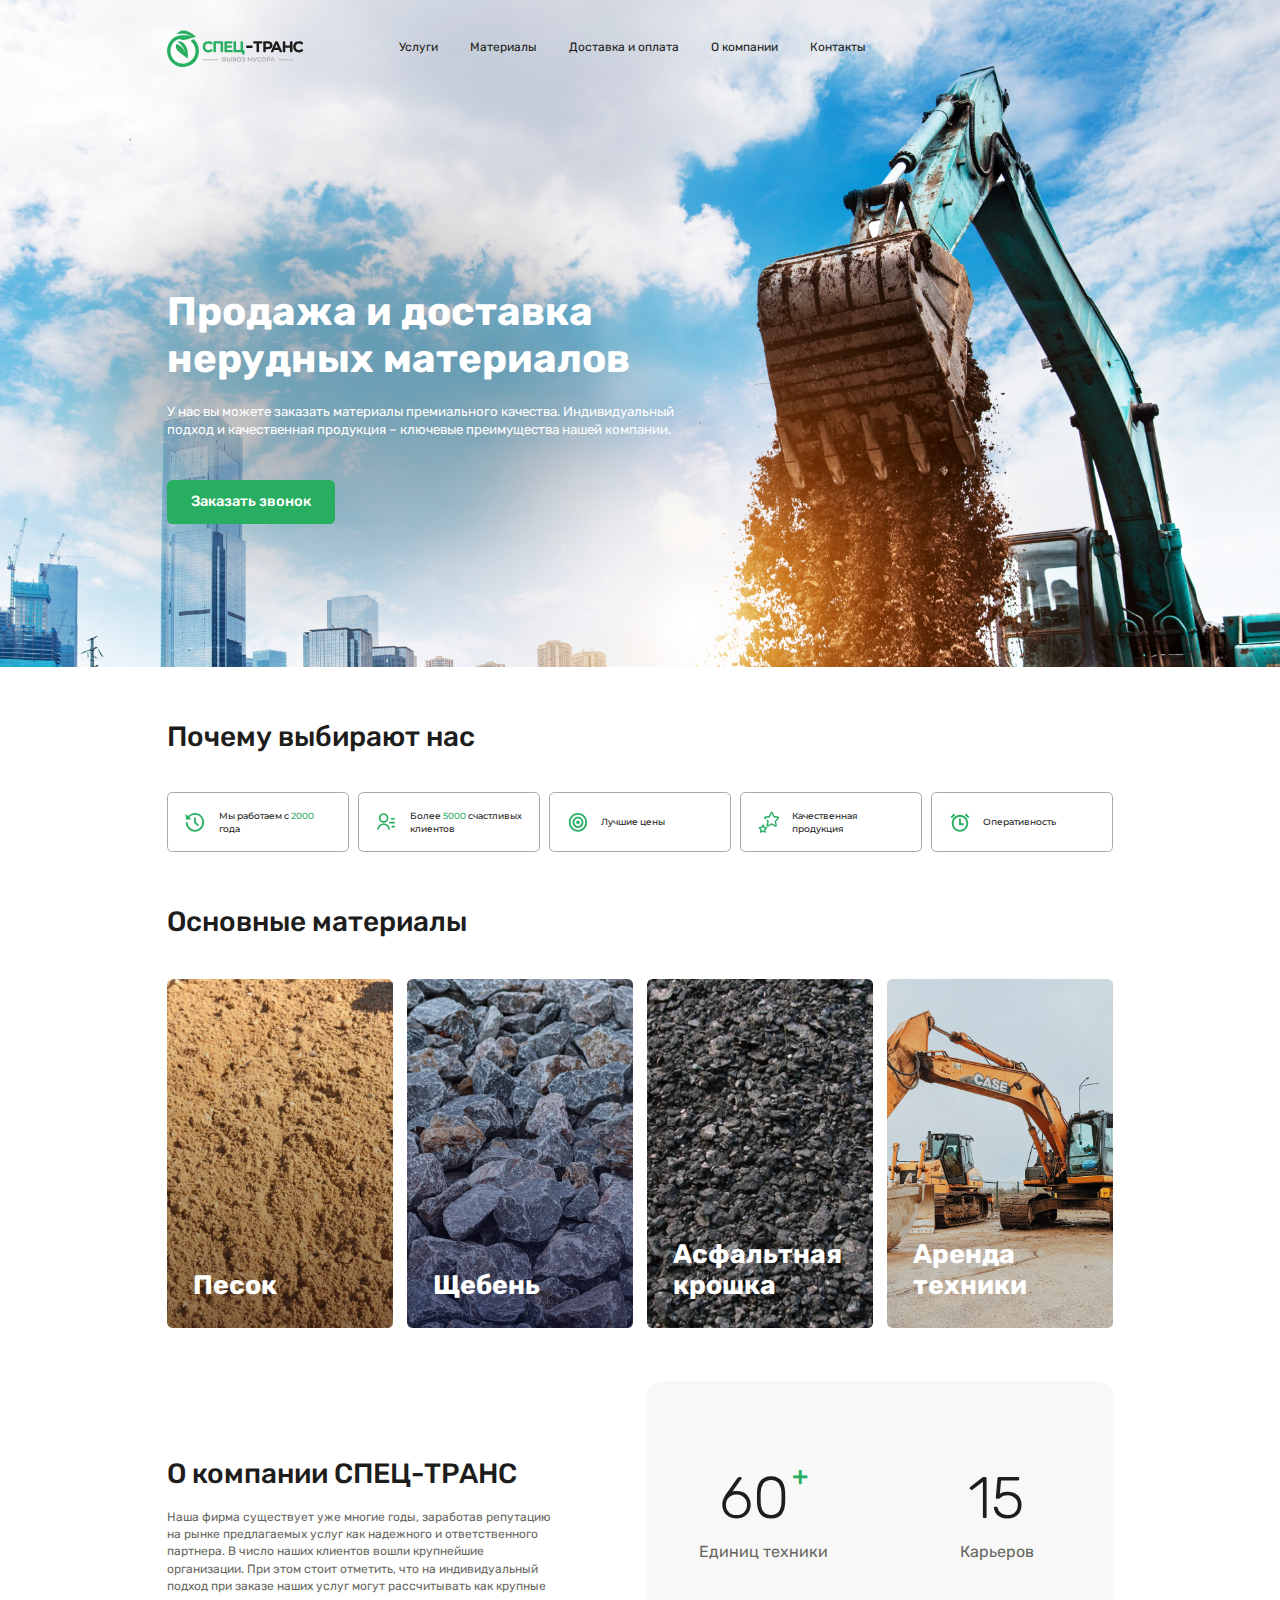
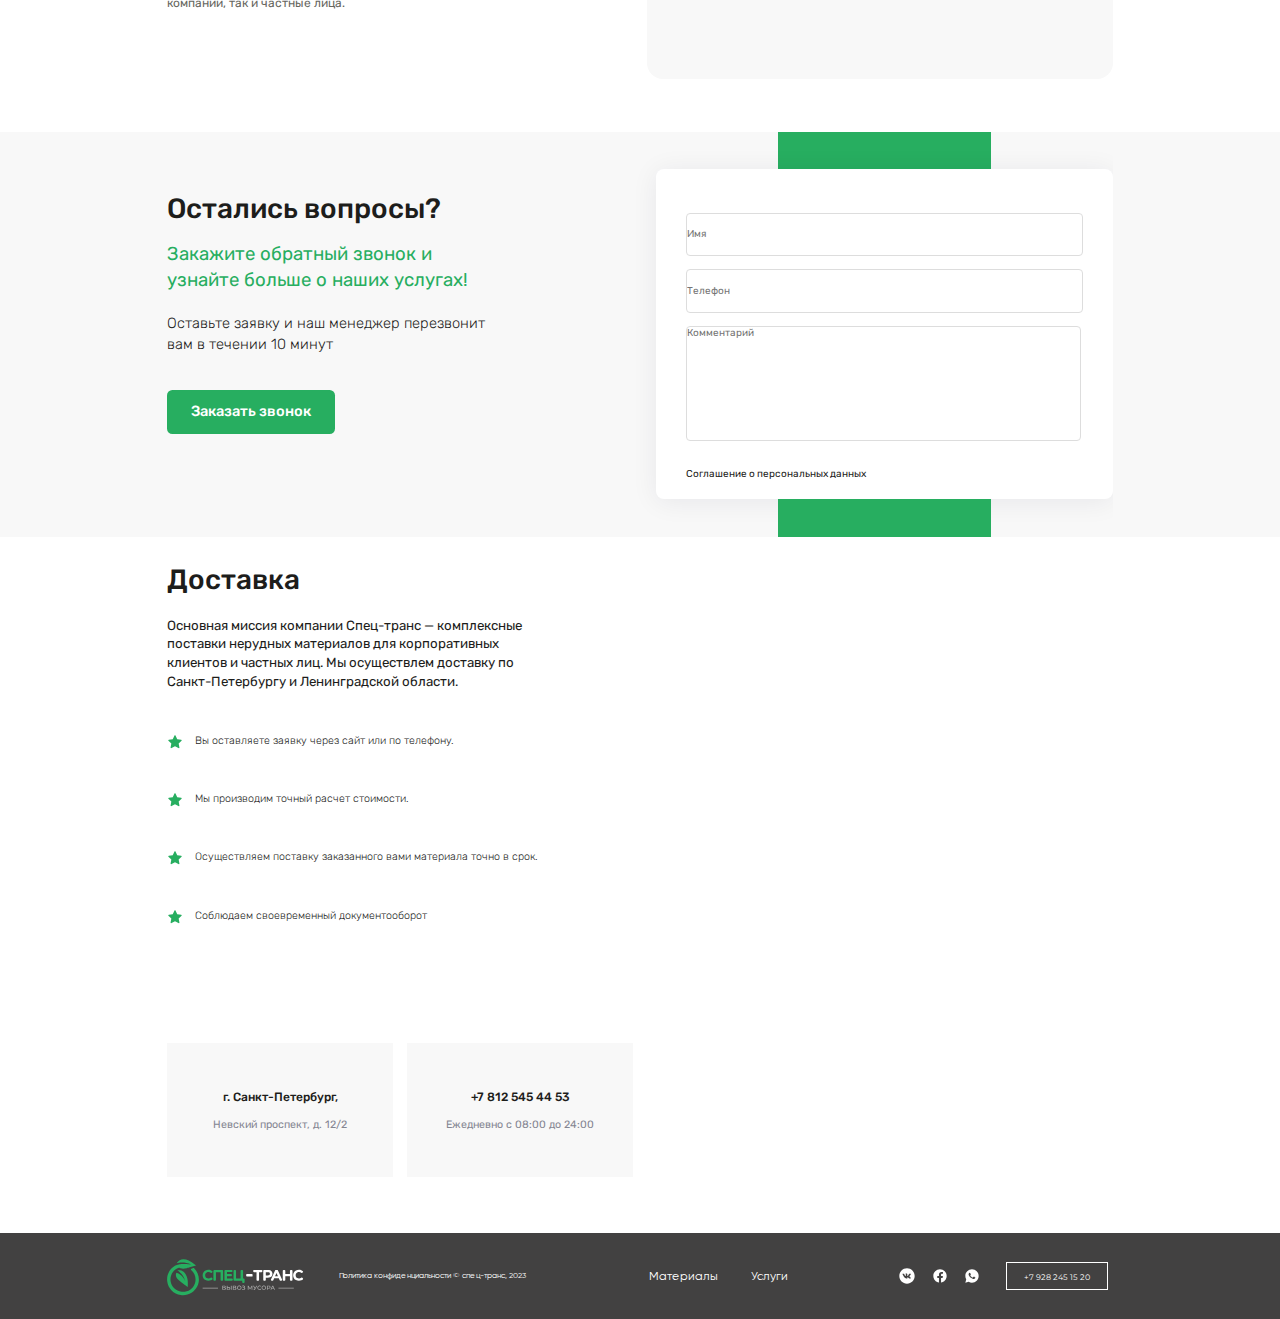
<file: index.html>
<!DOCTYPE html>
<html lang="en">

<head>
	<meta charset="UTF-8">
	<meta http-equiv="X-UA-Compatible" content="IE=edge">
	<meta name="viewport" content="width=device-width, initial-scale=1.0">
	<title>СПЕЦ-ТРАНС - Продажа и доставка нерудных материалов</title>
	<link rel="icon" href="/img/svg/title-logo.svg" type="image/svg+xml">
	<link rel="stylesheet" href="/css/index.css">
</head>

<body>
	<header class="header header_intro">
		<div class="container">
			<nav class="header__nav">
				<a href="#" class="header__logo">
					<img class="header__logo" src="img/svg/header-logo.svg" alt="СПЕЦ-ТРАНС">
				</a>
				<div class="header__button mobile">
					<span></span>
					<span></span>
					<span></span>
				</div>
				<div class="header__list">
					<a href="#" class="header__item">Услуги</a>
					<a href="#" class="header__item">Материалы</a>
					<a href="#" class="header__item">Доставка и оплата</a>
					<a href="#" class="header__item">О компании</a>
					<a href="#" class="header__item">Контакты</a>
				</div>
			</nav>
		</div>
	</header>
	<main class="main">
		<section class="intro">
			<div class="container container_intro">
				<h1 class="intro__title">Продажа и доставка нерудных материалов</h1>
				<h2 class="intro__subtitle">У нас вы можете заказать материалы премиального качества.
					Индивидуальный подход и качественная продукция – ключевые преимущества
					нашей компании.
				</h2>
				<a href="#" class="button">Заказать звонок</a>
			</div>
		</section>
		<section class="benefits">
			<div class="container">
				<h2 class="benefits__title">Почему выбирают нас</h2>
				<ul class="benefits__list">
					<li class="benefits__item">
						<div class="benefits__text">Мы работаем с <span class="green">2000</span> года</div>
					</li>
					<li class="benefits__item">
						<div class="benefits__text">Более <span class="green">5000</span> счастливых клиентов</div>
					</li>
					<li class="benefits__item">
						<div class="benefits__text">Лучшие цены</div>
					</li>
					<li class="benefits__item">
						<div class="benefits__text">Качественная продукция</div>
					</li>
					<li class="benefits__item">
						<div class="benefits__text">Оперативность</div>
					</li>
				</ul>
			</div>
		</section>
		<section class="materials">
			<div class="container container_materials">
				<h2 class="materials__title">Основные материалы</h2>
				<ul class="materials__list">
					<li class="materials__item"><a href="#">Песок</a></li>
					<li class="materials__item"><a href="#">Щебень</a></li>
					<li class="materials__item"><a href="#">Асфальтная крошка</a></li>
					<li class="materials__item"><a href="#">Аренда техники</a></li>
				</ul>
			</div>
		</section>
		<section class="about">
			<div class="container container_flex">
				<div class="about__box about__box_left">
					<h2 class="about__title">О компании СПЕЦ-ТРАНС</h2>
					<p class="about__text about__text_small">Наша фирма существует уже многие годы, заработав репутацию
						на рынке
						предлагаемых услуг как надежного и ответственного партнера. В число наших клиентов вошли
						крупнейшие
						организации. При этом стоит отметить, что на индивидуальный подход при заказе наших услуг могут
						рассчитывать
						как крупные компании, так и частные лица.</p>
				</div>
				<div class="about__box about__box_right">
					<div class="about__wrapper">
						<span class="about__text about__text_big">60</span>
						<span class="about__text about__text_green">+</span>
						<p class="about__text about__text_gray">Единиц техники</p>
					</div>
					<div class="about__wrapper">
						<span class="about__text about__text_big">15</span>
						<p class="about__text about__text_gray">Карьеров</p>
					</div>
				</div>
			</div>
		</section>
		<section class="call-back">
			<div class="container_call-back">
				<div class="call-back__column call-back__column_left">
					<h2 class="call-back__title">Остались вопросы?</h2>
					<p class="call-back__text call-back__text_green">Закажите обратный звонок и узнайте больше о наших
						услугах!</p>
					<p class="call-back__text call-back__text_black">Оставьте заявку и наш менеджер перезвонит вам в
						течении 10
						минут</p>
					<input type="submit" value="Заказать звонок" class="button monitor">
				</div>
				<div class="call-back__column call-back__column_right">
					<div class="call-back__form">
						<input placeholder="Имя" name="name" type="text"
							class="call-back__input call-back__input_small">
						<input placeholder="Телефон" name="tel" type="tel"
							class="call-back__input call-back__input_small">
						<textarea placeholder="Комментарий" name="msg" class="call-back__input call-back__input_big"
							rows="7"></textarea>
						<span class="call-back__text call-back__text_small">Соглашение о персональных данных</span>
						<a href="#" class="button button_small mobile">Заказать звонок</a>
					</div>
				</div>
			</div>
		</section>
		<section class="delivery">
			<div class="container_right">
				<div class="delivery__column delivery__column_left">
					<h2 class="delivery__title">Доставка</h2>
					<p class="delivery__text delivery__text_lead">Основная миссия компании Спец-транс — комплексные
						поставки
						нерудных материалов
						для корпоративных клиентов и частных лиц. Мы осуществлем доставку по Санкт-Петербургу и
						Ленинградской
						области.
					</p>
					<ul class="delivery__list">
						<li class="delivery__item">Вы оставляете заявку через сайт или по телефону.</li>
						<li class="delivery__item">Мы производим точный расчет стоимости.</li>
						<li class="delivery__item">Осуществляем поставку заказанного вами материала точно в срок.</li>
						<li class="delivery__item">Соблюдаем своевременный документооборот</li>
					</ul>
					<div class="delivery__wrapper">
						<div class="delivery__box">
							<span class="delivery__text delivery__text_geo">г. Санкт-Петербург,</span>
							<br>
							<span class="delivery__text delivery__text_bottom">Невский проспект, д. 12/2</span>
						</div>
						<div class="delivery__box">
							<span class="delivery__text delivery__text_geo">+7 812 545 44 53</span>
							<br>
							<span class="delivery__text delivery__text_bottom">Ежедневно с 08:00 до 24:00</span>
						</div>
					</div>
				</div>
				<div class="delivery__column delivery__column_right">
					<script type="text/javascript" charset="utf-8" async
						src="https://api-maps.yandex.ru/services/constructor/1.0/js/?um=constructor%3A8fb3472bb3281210ef6eb36b74fb2459df4989453561cf86386987e8c46dba81&amp;width=100%&amp;height=100%&amp;lang=ru_RU&amp;scroll=false"></script>
				</div>
			</div>
		</section>
	</main>
	<footer class="footer">
		<div class="container ">
			<nav class="footer__nav monitor">
				<a href="#" class="footer__logo">
					<img class="footer__logo" src="img/svg/logo.svg" alt="">
				</a>
				<span class="footer__policy">Политика конфиденциальности © спец-транс, 2023</span>
				<a href="#" class="footer__item">Материалы</a>
				<a href="#" class="footer__item">Услуги</a>
				<a href="http://vk.com/" class="footer__socials"></a>
				<a href="http://fb.com/" class="footer__socials"></a>
				<a href="http://whatsapp.com/" class="footer__socials"></a>
				<a href="tel:+79282451520" class="footer__tel">+7 928 245 15 20</a>
			</nav>
			<nav class="footer__nav mobile">
				<div class="footer__wrapper">
					<a href="#" class="footer__logo">
						<img class="footer__logo" src="img/svg/logo.svg" alt="">
					</a>
					<a href="http://vk.com/" class="footer__socials"></a>
					<a href="http://fb.com/" class="footer__socials"></a>
					<a href="http://whatsapp.com/" class="footer__socials"></a>
				</div>
				<div class="footer__wrapper">
					<a href="#" class="footer__item">Материалы</a>
					<a href="#" class="footer__item">Услуги</a>
					<a href="tel:+79282451520" class="footer__tel">+7 928 245 15 20</a>
				</div>
				<span class="footer__policy">Политика конфиденциальности © спец-транс, 2023</span>
			</nav>
		</div>
	</footer>
	<script src="/js/index.js"></script>
</body>

</html>
</file>
<file: css/index.css>
@import "main.css"(min-width: 768px);
@import "media.css"(max-width:768px);

@media (min-width: 768px) {

	/*Intro start*/
	.header_intro {
		position: absolute;
		top: 3rem;
		left: 25rem;
	}

	.intro {
		/* height: 100vh; */
		height: 100rem;
		background: url(../img/jpg/intro-background.jpg) no-repeat right;
		background-size: cover;
	}

	.container_intro {
		max-width: 77.5rem;
		margin-left: 25rem;
	}

	.intro__title {
		margin-top: 43.2rem;
		line-height: 7.1rem;
		font-weight: 700;
		color: #FFFFFF;
		font-size: 6rem;
	}

	.intro__subtitle {
		margin-top: 3rem;
		margin-bottom: 6rem;
		font-weight: 400;
		font-size: 2rem;
		line-height: 2.8rem;
		color: #FFFFFF;
	}

	/*Intro end*/

	/* Benefits start*/
	.benefits {
		padding-top: 8rem;
	}

	.benefits__title {
		font-weight: 500;
		font-size: 4.2rem;
		line-height: 5rem;
		margin-bottom: 5.8rem;
	}

	.benefits__list {
		display: flex;
		justify-content: space-between;
	}

	.benefits__item {
		box-sizing: border-box;
		width: 27.3rem;
		height: 9rem;
		border: 0.1rem solid #A8A8A8;
		border-radius: 0.8rem;
		display: flex;
		padding-left: 2.5rem;
		padding-right: 2.5rem;
		font-weight: 500;
		font-size: 1.4rem;
		line-height: 2rem;
		font-family: 'Montserrat', sans-serif;
	}

	.benefits__text {
		width: 17.1rem;
		margin-top: auto;
		margin-bottom: auto;
		margin-left: 2rem;
	}

	.benefits__item::before {
		content: "";
		display: block;
		width: 3.2rem;
		height: 3.2rem;
		background-size: cover;
		margin-top: auto;
		margin-bottom: auto;
	}

	.benefits__item:nth-child(1):before {
		background-image: url("../img/svg/benefits-1.svg");
	}

	.benefits__item:nth-child(2):before {
		background-image: url("../img/svg/benefits-2.svg");
	}

	.benefits__item:nth-child(3):before {
		background-image: url("../img/svg/benefits-3.svg");
	}

	.benefits__item:nth-child(4):before {
		background-image: url("../img/svg/benefits-4.svg");
	}

	.benefits__item:nth-child(5):before {
		background-image: url("../img/svg/benefits-5.svg");
	}


	/* Benefits end*/

	/* Materials start*/
	.materials {
		padding-top: 8rem;
	}

	.materials__title {
		font-weight: 500;
		font-size: 4.2rem;
		line-height: 5rem;
		margin-bottom: 6rem;
	}

	.materials__list {
		display: flex;
		justify-content: space-between;
	}

	.container_materials {
		overflow-x: visible;
	}

	.materials__item {
		position: relative;
		width: 34rem;
		height: 52.4rem;
		border-radius: 0.8rem;
		font-weight: 700;
		font-size: 4rem;
		line-height: 4.7rem;
		background-size: cover;
		padding-bottom: 4rem;
		transition: 0.3s;
	}

	.materials__item:hover {
		margin-top: -2rem;
		box-shadow: 0rem 0 3rem rgba(0, 0, 0, 0.8);

	}

	.materials__item>a {
		display: flex;
		align-items: flex-end;
		width: 26rem;
		margin-left: auto;
		margin-right: auto;
		height: 100%;
		color: #FFFFFF;
	}

	.materials__item:nth-child(1) {
		background-image: url("../img/jpg/materials-sand.jpg");
	}

	.materials__item:nth-child(2) {
		background-image: url("../img/jpg/materials-rubble.jpg");
	}

	.materials__item:nth-child(3) {
		background-image: url("../img/jpg/materials-asphalt.jpg");
	}

	.materials__item:nth-child(4) {
		background-image: url("../img/jpg/materials-equipment.jpg");
	}

	/* Materials end */

	/* About start*/
	.about {
		padding-top: 8rem;
		margin-bottom: 8rem;
	}

	.about__title {
		font-weight: 500;
		font-size: 4.2rem;
		line-height: 5rem;
		margin-bottom: 2.8rem;
		margin-top: 11.3rem;
	}

	.about__box {
		height: 44.6rem;
		width: 70rem;
	}

	.about__text_small {
		color: #67675F;
		width: 58rem;
	}


	.about__box_right {
		background: #F8F8F8;
		border-radius: 2.4rem;
		display: flex;
		justify-content: space-between;
	}

	.about__text_big {
		font-weight: 300;
		font-size: 8.8rem;
		line-height: 12.5rem;
		margin-bottom: 1.8rem;
	}

	.about__text_gray {
		color: #67675F;
		font-size: 2.4rem;
		line-height: 3.4rem;
	}

	.about__text_green {
		font-weight: 500;
		font-size: 4rem;
		line-height: 5.7rem;
		vertical-align: top;
		color: #27AE60;
	}

	.about__wrapper {
		width: 35rem;
		margin-top: 11.4rem;
		text-align: center;
	}

	/* About end*/

	/* Callback start */
	.call-back {
		background-color: #F8F8F8;
	}

	.container_call-back {
		max-width: 142rem;
		margin: 0 auto;
		overflow-x: hidden;
		display: flex;
		justify-content: space-between;
	}

	.call-back__column_left {
		width: 49rem;
		margin-top: 9rem;
	}

	.call-back__column_right {
		width: 68.6rem;
	}

	.call-back__column_right::before,
	.call-back__column_right::after {
		content: "";
		display: block;
		width: 32rem;
		background-color: #27AE60;
		height: 5.6rem;
		margin-left: auto;
		margin-right: auto;
	}

	.call-back__title {
		font-weight: 500;
		font-size: 4.2rem;
		line-height: 5rem;
		margin-bottom: 2.3rem;
	}

	.call-back__text_green {
		font-size: 2.8rem;
		line-height: 3.9rem;
		color: #27AE60;
		margin-bottom: 3.1rem;
	}

	.call-back__text_black {
		font-weight: 300;
		font-size: 2.2rem;
		line-height: 3.1rem;
		margin-bottom: 5.3rem;
	}

	.call-back__form {
		padding-top: 4.5rem;
		padding-bottom: 3rem;
		padding-left: 4.5rem;
		width: 68.6rem;
		background-color: #FFFFFF;
		box-shadow: 0rem 0.4rem 4rem rgba(7, 17, 51, 0.07);
		border-radius: 1.2rem;
		font-size: 1.5rem;
		line-height: 1.5rem;

	}

	.call-back__input_small {
		border: 0.1rem solid #DDDDDD;
		border-radius: 0.6rem;
		width: 59.6rem;
		height: 6.5rem;
	}

	.call-back__input_big {
		width: 59.3rem;
		height: 17.2rem;
		border: 0.1rem solid #DDDDDD;
		border-radius: 0.6rem;
		margin-bottom: 4.3rem;
		-webkit-border-radius: 0.6rem;
		-moz-border-radius: 0.6rem;
		resize: none;
	}

	.call-back__input {
		display: block;
		margin-top: 2rem;
	}

	.call-back__form:first-child() {
		margin-top: 0rem;
	}

	.call-back__text_small {
		font-size: 1.5rem;
		line-height: 1.5rem;
	}

	/* Callback end */

	/* Delivery start*/

	.delivery {
		height: 98rem;
		margin-bottom: 6.5rem;
	}

	.container_right {
		width: 167rem;
		height: 100%;
		margin-left: auto;
		display: flex;
		justify-content: space-between;
	}

	.delivery__title {
		font-weight: 500;
		font-size: 4.2rem;
		line-height: 5rem;
		margin-bottom: 3rem;
		margin-top: 4rem;
	}

	.delivery__column_left {
		width: 70rem;
	}

	.delivery__column_right {
		width: 95rem;
	}

	.delivery__text_lead {
		font-size: 2rem;
		line-height: 2.8rem;
		width: 58rem;
	}

	.delivery__list {
		display: flex;
		flex-direction: column;
		height: 28.6rem;
		justify-content: space-between;
		margin-bottom: 17.8rem;
		margin-top: 6.4rem;
	}

	.delivery__item {
		display: flex;
		font-weight: 300;
		font-size: 1.6rem;
		line-height: 2.2rem;
	}

	.delivery__item::before {
		display: block;
		background-repeat: no-repeat;
		content: "";
		background-image: url("../img/svg/delivery-star.svg");
		background-size: cover;
		margin-right: 1.9rem;
		width: 2.4rem;
		height: 2.4rem;
	}

	.delivery__text_bottom {
		display: block;
		color: #848692;
		font-size: 1.6rem;
		line-height: 1.6rem;
	}

	.delivery__box {
		width: 34rem;
		height: 20rem;
		background: #F8F8F8;
		text-align: center;
	}

	.delivery__wrapper {
		display: flex;
		width: 100%;
		justify-content: space-between;
	}

	.delivery__text_geo {
		display: block;
		font-weight: 500;
		font-size: 1.8rem;
		line-height: 1.8rem;
		margin-top: 7.1rem;
	}

}

@media (max-width: 768px) {

	/* intro start*/
	.container_intro {
		max-width: 339rem;
	}

	.intro {
		/* height: 100vh; */
		height: 600rem;
		background: linear-gradient(rgba(0, 0, 0, 0) 39.07%, rgba(35, 35, 35, 0.7) 100%), url(../img/jpg/intro-background-mobile.jpg) no-repeat;
		background-size: cover;
		/* background-attachment: fixed; */
	}

	.intro__title {
		font-weight: 700;
		font-size: 32rem;
		line-height: 38rem;
		color: #FFFFFF;
		margin-top: 265rem;
	}


	.intro__subtitle {
		margin-top: 15rem;
		margin-bottom: 17rem;
		font-weight: 400;
		font-size: 16rem;
		line-height: 140%;
		color: #FFFFFF;
	}

	/* intro end*/

	/*benefits start*/
	.benefits {
		padding-top: 60rem;
		margin-bottom: 60rem;
	}

	.benefits__title {
		font-weight: 500;
		font-size: 24rem;
		line-height: 28rem;
		margin-bottom: 15rem;
	}

	.benefits__list {
		display: flex;
		flex-direction: column;
	}

	.benefits__item {
		box-sizing: border-box;
		width: 335rem;
		height: 88rem;
		border: 1rem solid #A8A8A8;
		border-radius: 8rem;
		display: flex;
		padding-left: 25rem;
		padding-right: 87rem;
		font-family: 'Montserrat';
		font-style: normal;
		font-size: 14rem;
		line-height: 140%;
		margin-top: 10rem;
	}

	.benefits__text {
		width: 171rem;
		margin-top: auto;
		margin-bottom: auto;
		margin-left: 20rem;
	}

	.benefits__item::before {
		content: "";
		display: block;
		width: 32rem;
		height: 32rem;
		background-size: cover;
		margin-top: auto;
		margin-bottom: auto;
	}

	.benefits__item:nth-child(1):before {
		background-image: url("../img/svg/benefits-1.svg");
	}

	.benefits__item:nth-child(2):before {
		background-image: url("../img/svg/benefits-2.svg");
	}

	.benefits__item:nth-child(3):before {
		background-image: url("../img/svg/benefits-3.svg");
	}

	.benefits__item:nth-child(4):before {
		background-image: url("../img/svg/benefits-4.svg");
	}

	.benefits__item:nth-child(5):before {
		background-image: url("../img/svg/benefits-5.svg");
	}

	/*benefits end*/

	/* materials start */

	.materials {
		margin-bottom: 60rem;
	}

	.materials__title {
		font-weight: 500;
		font-size: 24rem;
		line-height: 28rem;
		margin-bottom: 10rem;
	}

	.materials__list {
		display: flex;
		flex-direction: column;
	}

	.materials__item {
		margin-top: 15rem;
		position: relative;
		width: 335rem;
		height: 226rem;
		border-radius: 8rem;
		font-weight: 700;
		font-size: 24rem;
		line-height: 28rem;
		background-size: cover;
		padding-bottom: 25rem;
		color: #FFFFFF;
	}

	.materials__item>a {
		display: flex;
		align-items: flex-end;
		width: 263rem;
		margin-left: 25rem;
		height: 100%;
		color: #FFFFFF;
	}

	.materials__item:nth-child(1) {
		background-image: url("../img/jpg/materials-sand.jpg");
	}

	.materials__item:nth-child(2) {
		background-image: url("../img/jpg/materials-rubble.jpg");
	}

	.materials__item:nth-child(3) {
		background-image: url("../img/jpg/materials-asphalt.jpg");
	}

	.materials__item:nth-child(4) {
		background-image: url("../img/jpg/materials-equipment.jpg");
	}


	/* materials end */

	/* about start */

	.about {
		margin-bottom: 60rem;
	}

	.about__title {
		font-weight: 500;
		font-size: 24rem;
		line-height: 28rem;
		margin-bottom: 25rem;
	}

	.about__text_small {
		color: #67675F;
		font-size: 14rem;
		line-height: 20rem;
	}

	.about__box_left {
		margin-bottom: 20rem;
	}

	.about__box_right {
		width: 335rem;
		/* height: 338rem; */
		background: #F8F8F8;
		border-radius: 24rem;
		padding-top: 40rem;
		padding-bottom: 40rem;
	}

	.about__wrapper:nth-child(1) {
		margin-bottom: 40rem;
	}

	.about__wrapper {
		text-align: center;
	}

	.about__text_big {
		font-weight: 600;
		font-size: 50rem;
		line-height: 71rem;
		margin-bottom: 8rem;
	}

	.about__text_green {
		position: relative;
		top: -20rem;
		left: -7rem;
		font-weight: 500;
		font-size: 40rem;
		line-height: 57rem;
		vertical-align: top;
		color: #27AE60;
	}

	.about__text_gray {
		font-size: 18rem;
		line-height: 26rem;
		color: #67675F;
	}

	/* about end */

	/* callback start */
	.call-back {
		margin-bottom: 20rem;
	}

	.container_call-back {
		overflow: visible;
		margin: 0 auto;
		width: 365rem;
	}

	.call-back__column_left {
		width: 335rem;
		margin: 0 auto;
	}

	.call-back__column_right {
		padding-top: 20rem;
		padding-bottom: 20rem;
		border-radius: 12rem;
		box-shadow: 0rem 4rem 40rem rgba(7, 17, 51, 0.07);
	}

	.call-back__title {
		font-weight: 500;
		font-size: 24rem;
		line-height: 28rem;
		margin-bottom: 23rem;
	}

	.call-back__text_green {
		font-size: 16rem;
		line-height: 22rem;
		color: #27AE60;
		margin-bottom: 8rem;
	}

	.call-back__text_black {
		font-weight: 400;
		font-size: 14rem;
		line-height: 20rem;
		color: #67675F;
	}

	.call-back__form {
		width: 335rem;
		margin: 0 auto;
	}

	.call-back__input {
		margin-left: auto;
		margin-right: auto;
		display: block;
	}

	.call-back__input_small {
		width: 335rem;
		height: 48rem;
		border: 1rem solid #DDDDDD;
		border-radius: 6rem;
		margin-bottom: 15rem;
	}

	.call-back__input_big {
		width: 335rem;
		height: 128rem;
		border: 1rem solid #DDDDDD;
		border-radius: 6rem;
		-webkit-border-radius: 6rem;
		-moz-border-radius: 6rem;
		resize: none;
		margin-bottom: 20rem;
	}

	.call-back__text_small {
		display: block;
		font-size: 12rem;
		line-height: 12rem;
		margin-bottom: 20rem;
		text-align: center;
	}

	/* callback end */

	/* delivery start */


	.delivery__column_left {
		width: 335rem;
		margin: 0 auto;
	}

	.delivery__column_right {
		width: 100%;
		height: 387rem;
		margin-top: 30rem;
	}


	.delivery__title {
		font-weight: 500;
		font-size: 24rem;
		line-height: 28rem;
		margin-bottom: 23rem;
	}

	.delivery__text_lead {
		font-style: normal;
		font-weight: 400;
		font-size: 14rem;
		line-height: 20rem;
		color: #67675F;
		margin-bottom: 25rem;
	}


	.delivery__list {
		display: flex;
		flex-direction: column;
		/* height: 28.6rem; */
		/* justify-content: space-between; */
		margin-bottom: 30rem;
	}

	.delivery__item {
		font-weight: 300;
		font-size: 16rem;
		line-height: 22rem;
		display: flex;
		margin-bottom: 15rem;
	}

	.delivery__item::before {
		position: relative;
		flex-shrink: 0;
		display: inline-block;
		background-repeat: no-repeat;
		content: "";
		background-image: url("../img/svg/delivery-star.svg");
		background-size: cover;
		margin-right: 19rem;
		top: 7rem;
		width: 24rem;
		height: 24rem;
	}

	.delivery__box {
		width: 335rem;
		height: 100rem;
		background: #F8F8F8;
		text-align: center;
		padding-top: 21rem;
		margin-bottom: 15rem;
	}

	.delivery__text_geo {
		display: block;
		font-weight: 500;
		font-size: 18rem;
		line-height: 18rem;
	}

	/* delivery end */
}
</file>
